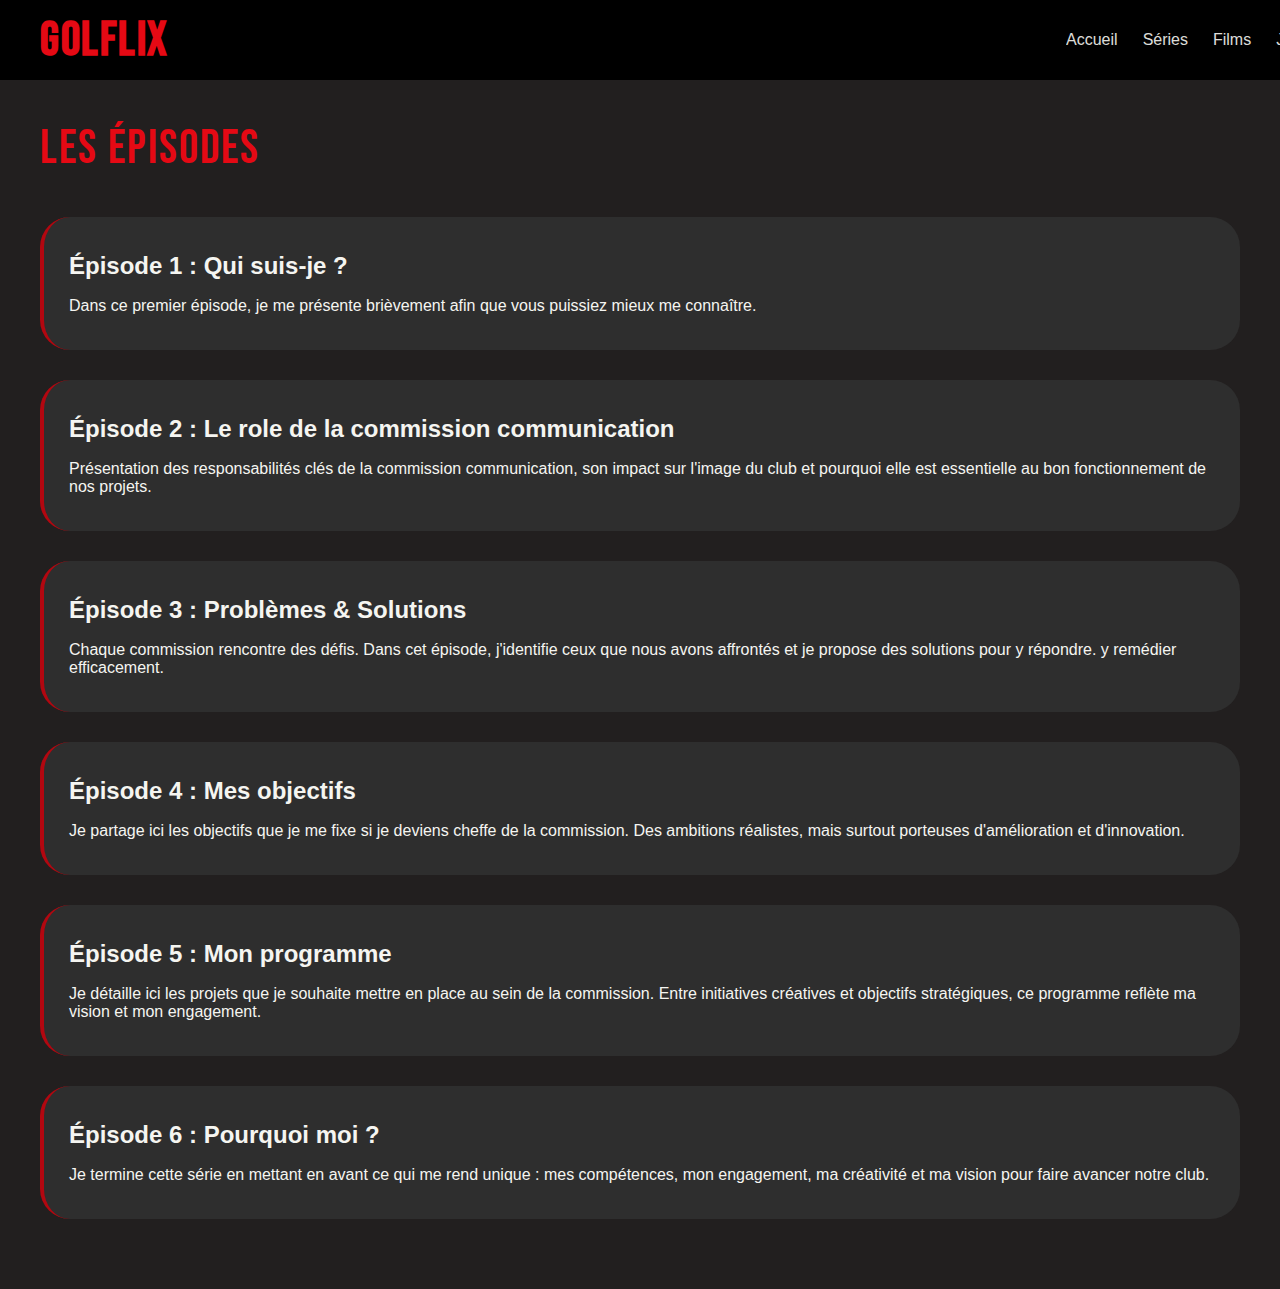
<file: html/episodes.html>
<!DOCTYPE html>
<html lang="fr">
<head>
  <link href="https://fonts.googleapis.com/css2?family=Bebas+Neue&display=swap" rel="stylesheet" />
  <meta charset="UTF-8" />
  <meta name="viewport" content="width=device-width, initial-scale=1.0"/>
  <title>GolFlix - Épisodes</title>
  <link rel="icon" type="image/x-icon" href="../assets/favicon.ico" />
  <link rel="stylesheet" href="../styles/episodes.css" />
</head>
<body>
  <header class="header">
    <div class="golflix-title">GOLFLIX</div>
    <nav class="nav-labels">
      <a href="index.html">Accueil</a>
      <a href="#">Séries</a>
      <a href="#">Films</a>
      <a href="#">Jeux</a>
    </nav>
  </header>

  <main class="episodes-main">
    <h1 class="episodes-title">Les Épisodes</h1>

    <div class="episode-card" onclick="goToEpisode('episode1.html')">
      <h2 class="title"> Épisode 1 : Qui suis-je ?</h2>
      <p>Dans ce premier épisode, je me présente brièvement afin que vous puissiez mieux me connaître.</p>
    </div>

    <div class="episode-card" onclick="goToEpisode('episode2.html')">
      <h2 class="title"> Épisode 2 : Le role de la commission communication</h2>
      <p>Présentation des responsabilités clés de la commission communication, son impact sur l'image du club et pourquoi elle est essentielle au bon fonctionnement de nos projets.</p>
    </div>

    <div class="episode-card" onclick="goToEpisode('episode3.html')">
      <h2 class="title"> Épisode 3 : Problèmes & Solutions</h2>
      <p>Chaque commission rencontre des défis. Dans cet épisode, j'identifie ceux que nous avons affrontés et je propose des solutions pour y répondre. y remédier efficacement.</p>
    </div>
    
    <div class="episode-card" onclick="goToEpisode('episode4.html')">
      <h2 class="title"> Épisode 4 : Mes objectifs</h2>
      <p>Je partage ici les objectifs que je me fixe si je deviens cheffe de la commission. Des ambitions réalistes, mais surtout porteuses d'amélioration et d'innovation.</p>
    </div>

    <div class="episode-card" onclick="goToEpisode('episode5.html')">
      <h2 class="title"> Épisode 5 : Mon programme</h2>
      <p>Je détaille ici les projets que je souhaite mettre en place au sein de la commission. Entre initiatives créatives et objectifs stratégiques, ce programme reflète ma vision et mon engagement.</p>
    </div>

    <div class="episode-card" onclick="goToEpisode('episode6.html')">
      <h2 class="title"> Épisode 6 : Pourquoi moi ?</h2>
      <p>Je termine cette série en mettant en avant ce qui me rend unique : mes compétences, mon engagement, ma créativité et ma vision pour faire avancer notre club.</p>
    </div>
  </main>
  <script>
  function goToEpisode(page) {
    window.location.href = page;
  }
  </script>
</body>
</html>
</file>
<file: styles/episodes.css>
/* RESET */
html, body {
  overflow-x: hidden;
}

* {
  margin: 0;
  padding: 0;
  box-sizing: border-box;
}

body {
  background-color: #221f1f;
  color: #f5f5f1;
  font-family: Arial, sans-serif;
}

/* HEADER */
.header {
  height: 80px;
  width: 1350px;
  padding: 0px 40px;
  align-items: center;
  justify-content: space-between;
  position: sticky;
  top: 0;
  z-index: 10;
  height: 80px;
  display: flex;
  background-color: black;
  color: r#b20710;
  position: fixed;
}

.nav-labels {
  display: flex;
  gap: 25px;
}

.nav-labels a {
 color: #f5f5f1;
  font-size: clamp(12px, 2vw, 16px);
  font-weight: 500;
  opacity: 0.9;
  text-decoration: none;
  transition: color 0.3s ease;
}

.nav-labels a:hover {
  color: #b20710;
  cursor: pointer;
}

.golflix-title {
  font-size: 3rem;
  letter-spacing: 1.5px;
  font-weight: bold;
  color: #e50914;
  font-family: 'Bebas Neue', cursive;
  text-transform: uppercase;
}


.episodes-main {
  padding: 120px 40px 40px;
  background-color:#221f1f;
  color: #f5f5f1;
}

.episodes-title {
  font-family: 'Bebas Neue', cursive;
  font-weight: normal;
  font-size: 3rem;
  color: #e50914;
  margin-bottom: 40px;
   letter-spacing: 2px;
  text-transform: uppercase;
}

.episode-card {
  background-color: #2E2E2E;
  border-left: 4px solid #b20710;
  padding: 20px;
  padding-bottom: 35px;
  padding-top: 35px;
  padding-left: 25px;
  border-radius: 30px;
  margin-bottom: 30px;
  transition: transform 0.3s ease;
}

.episode-card:hover {
  transform: translateY(-5px);
}

.title{
  padding-bottom: 17px;
}
</file>
